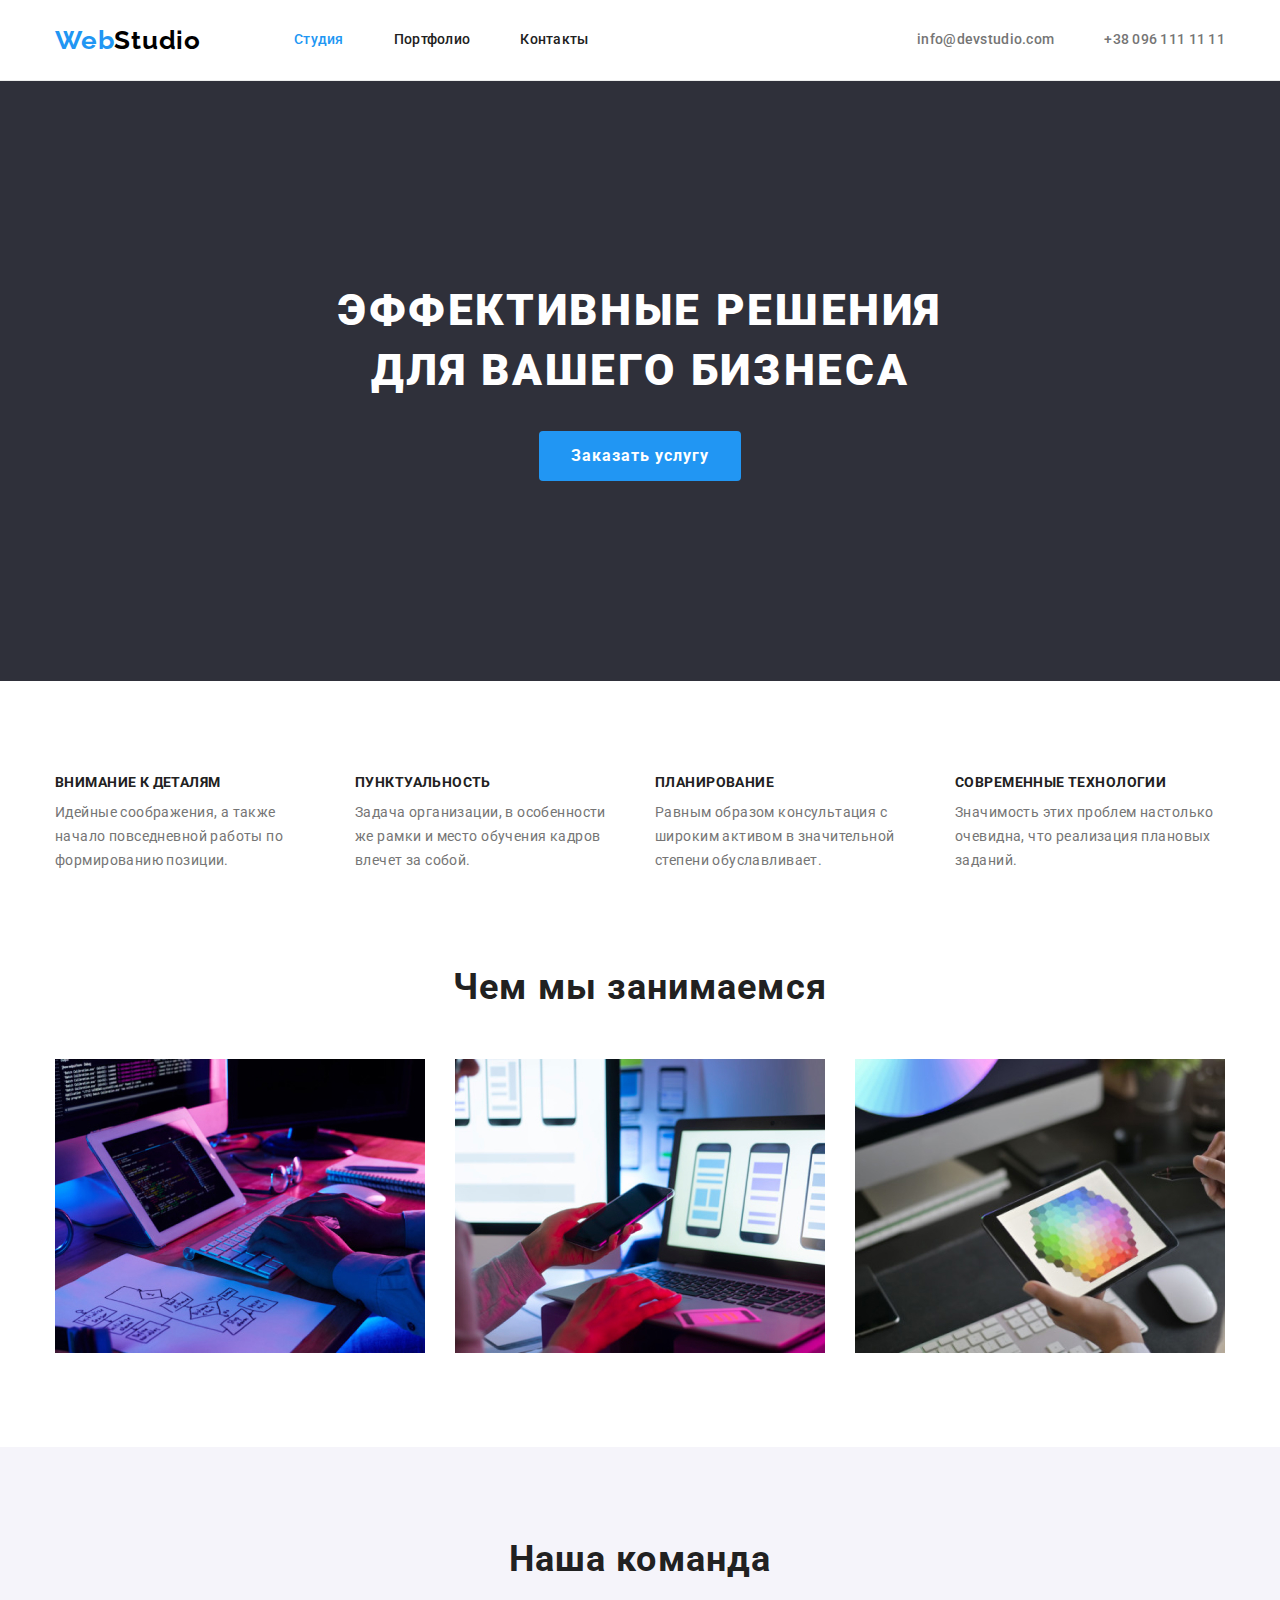
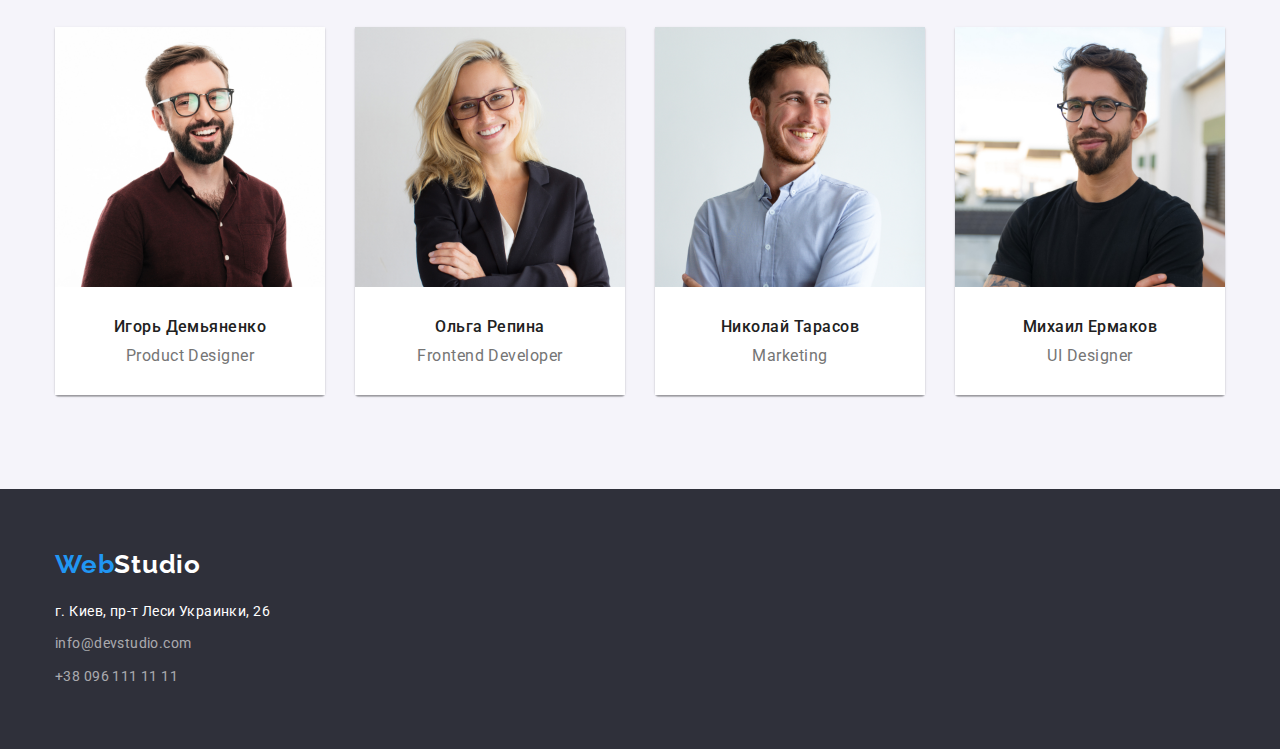
<file: index.html>
<!DOCTYPE html>
<html lang="ru">

<head>
    <meta charset="UTF-8">
    <meta http-equiv="X-UA-Compatible" content="IE=edge">
    <meta name="viewport" content="width=device-width, initial-scale=1.0">
    <title>Main</title>
    <link rel="preconnect" href="https://fonts.googleapis.com">
    <link rel="preconnect" href="https://fonts.gstatic.com" crossorigin>
    <link
        href="https://fonts.googleapis.com/css2?family=Raleway:wght@700&family=Roboto:wght@400;500;700;900&display=swap"
        rel="stylesheet">
    <link rel="stylesheet"
        href="https://cdnjs.cloudflare.com/ajax/libs/modern-normalize/1.1.0/modern-normalize.min.css">
    <link rel="stylesheet" href="./css/styles.css">
</head>

<body>

    <!--Хедер-->
    <header class="header">
        <div class="container header-container">

            <a href="./index.html" class="logo" lang="en">Web<span class="studio-header">Studio</span></a>

            <nav class="main-nav">
                <ul class="nav-site">
                    <li class="nav-item"><a class="nav-link current" href="">Студия</a></li>
                    <li class="nav-item"><a class="nav-link" href="./portfolio.html">Портфолио</a></li>
                    <li class="nav-item"><a class="nav-link" href="">Контакты</a></li>
                </ul>
            </nav>

            <!--Контакти-->

            <ul class="nav-contacts">
                <li class="nav-item"><a class="header-contacts" href="emailto:info@devstudio.com">info@devstudio.com</a>
                </li>
                <li class="nav-item"><a class="header-contacts" href="tel:+380961111111">+38 096 111 11 11</a></li>
            </ul>

        </div>

    </header>

    <main>

        <!--Герой-->
        <section class="section-hero">
            <div class="container">
                <h1 class="hero-title">Эффективные решения для вашего бизнеса</h1>
                <button type="button" class="button-hero">Заказать услугу</button>
            </div>
        </section>

        <!--Особливості-->
        <section class="section-features">
            <div class="container features-container">

                <h2 class="visually-hidden">Особенности</h2>
                <ul class="site-features card-set">

                    <li class="features-item card-set-item">
                        <h3 class="title-feutures">Внимание к деталям</h3>
                        <p class="text-feutures">Идейные соображения, а также начало повседневной работы по формированию
                            позиции.</p>
                    </li>

                    <li class="features-item card-set-item">
                        <h3 class="title-feutures">Пунктуальность</h3>
                        <p class="text-feutures">Задача организации, в особенности же рамки и место обучения кадров
                            влечет
                            за собой.
                        </p>
                    </li>

                    <li class="features-item card-set-item">
                        <h3 class="title-feutures">Планирование</h3>
                        <p class="text-feutures">Равным образом консультация с широким активом в значительной степени
                            обуславливает.
                        </p>
                    </li>

                    <li class="features-item card-set-item">
                        <h3 class="title-feutures">Современные технологии</h3>
                        <p class="text-feutures">Значимость этих проблем настолько очевидна, что реализация плановых
                            заданий.</p>
                    </li>

                </ul>

            </div>
        </section>

        <!--Чим ми займаємось-->
        <section class="section-what">
            <div class="container what-container">
                <h2 class="title-what">Чем мы занимаемся</h2>
                <ul class="site-what card-set">
                    <li class="what-item card-set-item"><img src="./images/what-we-do/desktop.jpg" alt="компютер"
                            width="370" height="294"></li>
                    <li class="what-item card-set-item"><img src="./images/what-we-do/phone.jpg" alt="телефон"
                            width="370" height="294"></li>
                    <li class="what-item card-set-item"><img src="./images/what-we-do/tab.jpg" alt="планшет" width="370"
                            height="294">
                    </li>
                </ul>
            </div>
        </section>

        <!--Команда-->
        <section class="section-team">
            <div class="container container-team">

                <h2 class="title-team">Наша команда</h2>
                <ul class="site-team card-set">
                    <li class="team-item card-set-item"><img src="./images/team/photo1.jpg" alt="Игорь Демьяненко"
                            width="270" height="260">
                        <div class="team-name">
                            <h3 class="title-team-name">Игорь Демьяненко</h3>
                            <p lang="en" class="text-team">Product Designer</p>
                        </div>
                    </li>
                    <li class="team-item card-set-item"><img src="./images/team/photo2.jpg" alt="Ольга Репина"
                            width="270" height="260">
                        <div class="team-name">
                            <h3 class="title-team-name">Ольга Репина</h3>
                            <p lang="en" class="text-team">Frontend Developer</p>
                        </div>
                    </li>
                    <li class="team-item card-set-item"><img src="./images/team/photo3.jpg" alt="Николай Тарасов"
                            width="270" height="260">
                        <div class="team-name">
                            <h3 class="title-team-name">Николай Тарасов</h3>
                            <p lang="en" class="text-team">Marketing</p>
                        </div>
                    </li>
                    <li class="team-item card-set-item"><img src="./images/team/photo4.jpg" alt="Михаил Ермаков"
                            width="270" height="260">
                        <div class="team-name">
                            <h3 class="title-team-name">Михаил Ермаков</h3>
                            <p lang="en" class="text-team">UI Designer</p>
                        </div>
                    </li>
                </ul>
            </div>

        </section>
    </main>

    <!--Підвал-->
    <footer class="footer">
        <div class="container">

            <a href="./index.html" class="logo" lang="en">Web<span class="logo-footer">Studio</span></a>

            <address>

                <ul class="site-footer">
                    <li class="adress">г. Киев, пр-т Леси Украинки, 26</li>
                    <li class="footer-cnt-item"><a class="footer-contacts"
                            href="emailto:info@devstudio.com">info@devstudio.com</a></li>
                    <li><a class="footer-contacts" href="tel:+380961111111">+38 096 111 11 11</a></li>
                </ul>

            </address>
        </div>

    </footer>

</body>

</html>
</file>
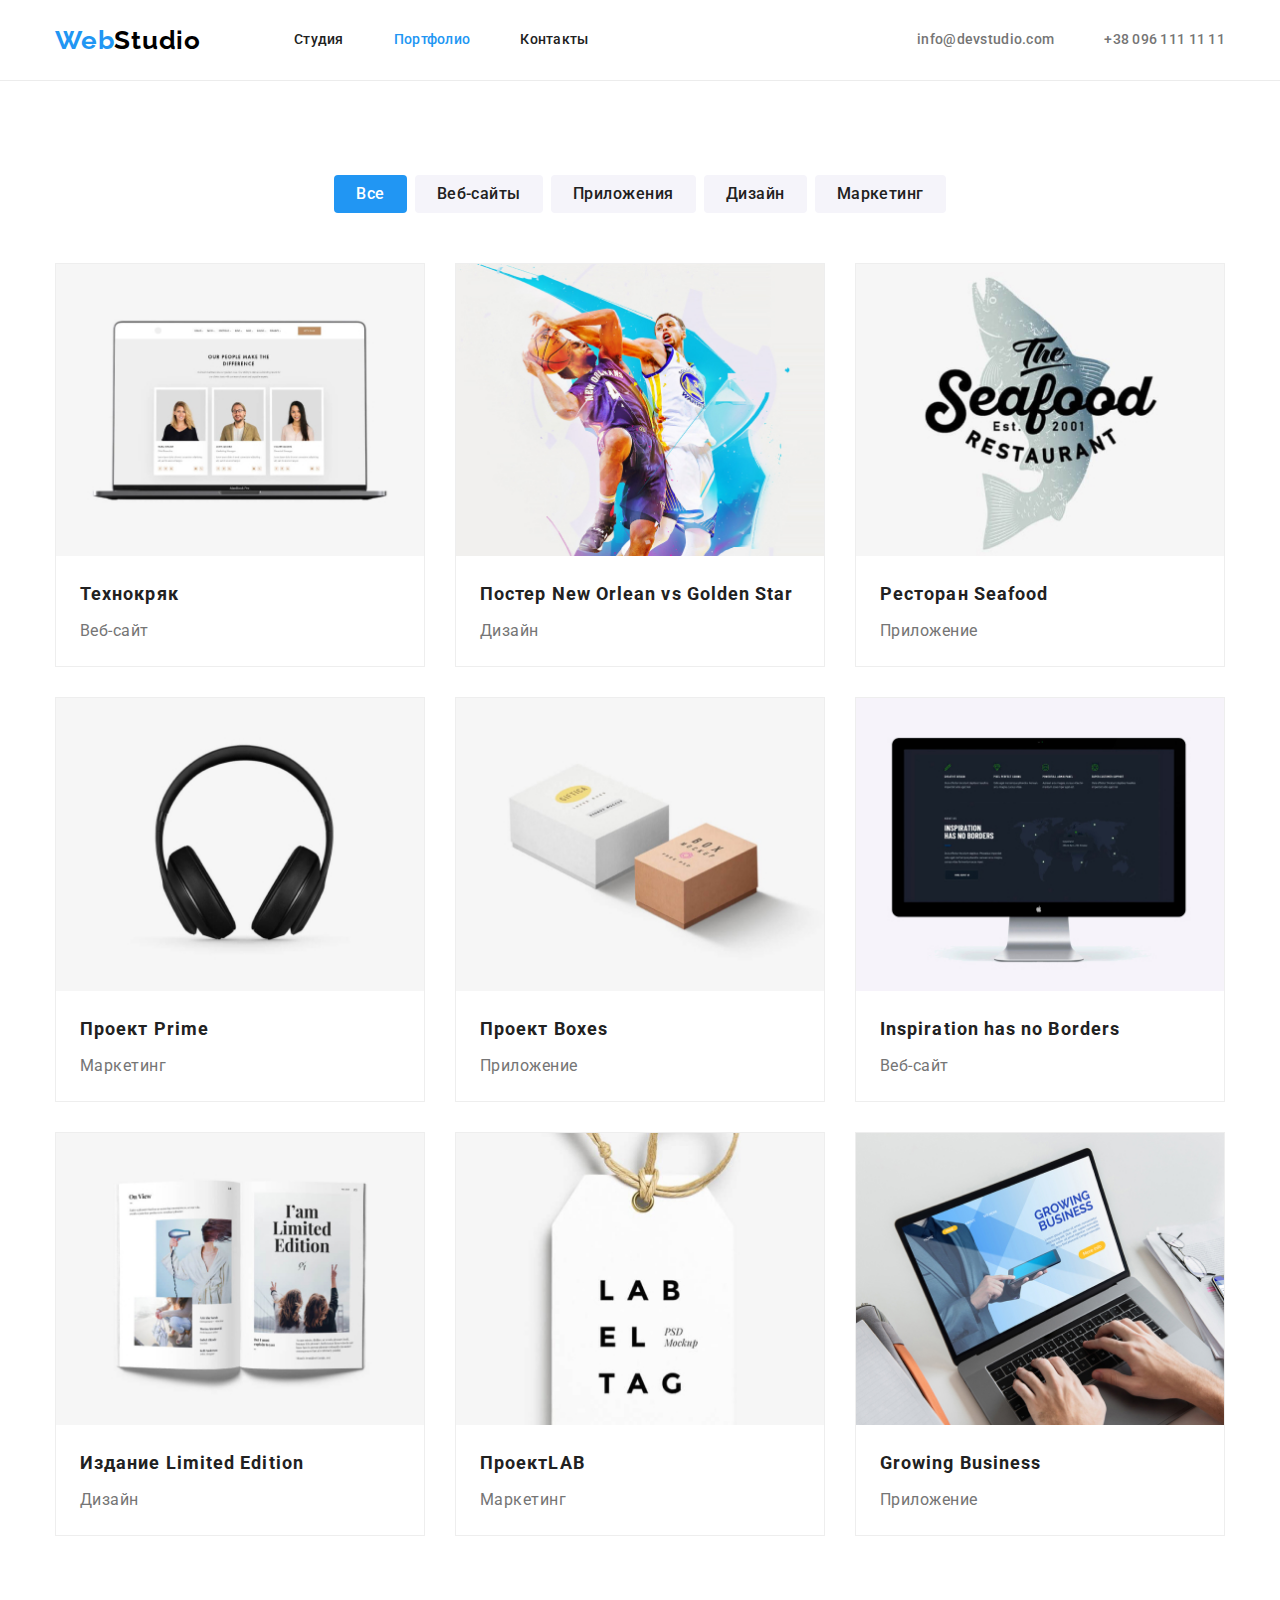
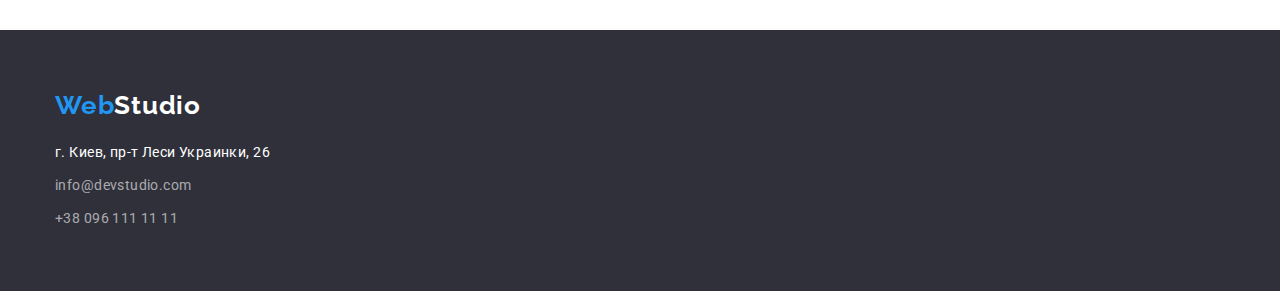
<file: portfolio.html>
<!DOCTYPE html>
<html lang="ru">

<head>
    <meta charset="UTF-8">
    <meta http-equiv="X-UA-Compatible" content="IE=edge">
    <meta name="viewport" content="width=device-width, initial-scale=1.0">
    <title>Portfolio</title>
    <link rel="preconnect" href="https://fonts.googleapis.com">
    <link rel="preconnect" href="https://fonts.gstatic.com" crossorigin>
    <link
        href="https://fonts.googleapis.com/css2?family=Raleway:wght@700&family=Roboto:wght@400;500;700;900&display=swap"
        rel="stylesheet">
    <link rel="stylesheet"
        href="https://cdnjs.cloudflare.com/ajax/libs/modern-normalize/1.1.0/modern-normalize.min.css">
    <link rel="stylesheet" href="./css/styles.css">
</head>

<body>

    <!--Хедер-->
    <header class="header">
        <div class="container header-container">

            <a href="./index.html" class="logo" lang="en">Web<span class="studio-header">Studio</span></a>

            <nav class="main-nav">
                <ul class="nav-site">
                    <li class="nav-item"><a href="./index.html" class="nav-link">Студия</a></li>
                    <li class="nav-item"><a href="" class="nav-link current">Портфолио</a></li>
                    <li class="nav-item"><a class="nav-link" href="">Контакты</a></li>
                </ul>
            </nav>

            <!--Контакти-->

            <ul class="nav-contacts">
                <li class="nav-item"><a class="header-contacts" href="emailto:info@devstudio.com">info@devstudio.com</a>
                </li>
                <li class="nav-item"><a class="header-contacts" href="tel:+380961111111">+38 096 111 11 11</a></li>
            </ul>

        </div>

    </header>

    <main>

        <section class="section-portfolio">
            <div class="container container-portfolio">

                <!--Кнопки-->
                <h1 class="visually-hidden">Портфолио</h1>

                <ul class="buttons">
                    <li class="btn-portf-item"><button type="button"
                            class="button-portfolio current-button">Все</button>
                    </li>
                    <li class="btn-portf-item"><button type="button" class="button-portfolio">Веб-сайты</button></li>
                    <li class="btn-portf-item"><button type="button" class="button-portfolio">Приложения</button></li>
                    <li class="btn-portf-item"><button type="button" class="button-portfolio">Дизайн</button></li>
                    <li class="btn-portf-item"><button type="button" class="button-portfolio">Маркетинг</button></li>
                </ul>

                <!-- Зображення -->
                <ul class="card-set">
                    <li class="item-portfolio card-set-item"><a class="link-portfolio" href=""><img
                                src="images/portfolio-img/technokriak.jpg" alt="Технокряк" width="370" height="294">
                            <div class="site-name">
                                <h2 class="title-portfolio">Технокряк</h2>
                                <p class="text-portfolio">Веб-сайт</p>
                            </div>
                        </a>
                    </li>
                    <li class="item-portfolio card-set-item"><a class="link-portfolio" href=""><img
                                src="images/portfolio-img/basket.jpg" alt="Баскетбол" width="370" height="294">
                            <div class="site-name">
                                <h2 class="title-portfolio">Постер <span lang="en">New Orlean vs Golden Star</span></h2>
                                <p class="text-portfolio">Дизайн</p>
                            </div>
                        </a>
                    <li class="item-portfolio card-set-item"><a class="link-portfolio" href=""><img
                                src="images/portfolio-img/seafood.jpg" alt="Ресторан" width="370" height="294">
                            <div class="site-name">
                                <h2 class="title-portfolio">Ресторан <span lang="en">Seafood</span></h2>
                                <p class="text-portfolio">Приложение</p>
                            </div>
                        </a>
                    <li class="item-portfolio card-set-item"><a class="link-portfolio" href=""><img
                                src="images/portfolio-img/headphone.jpg" alt="Наушники" width="370" height="294">
                            <div class="site-name">
                                <h2 class="title-portfolio">Проект <span lang="en">Prime</span></h2>
                                <p class="text-portfolio">Маркетинг</p>
                            </div>
                        </a>
                    </li>
                    <li class="item-portfolio card-set-item"><a class="link-portfolio" href=""><img
                                src="images/portfolio-img/boxes.jpg" alt="Коробки" width="370" height="294">
                            <div class="site-name">
                                <h2 class="title-portfolio">Проект <span lang="en">Boxes</span></h2>
                                <p class="text-portfolio">Приложение</p>
                            </div>
                        </a>
                    </li>
                    <li class="item-portfolio card-set-item"><a class="link-portfolio" href=""><img
                                src="images/portfolio-img/screen.jpg" alt="Монитор" width="370" height="294">
                            <div class="site-name">
                                <h2 lang="en" class="title-portfolio">Inspiration has no Borders</h2>
                                <p class="text-portfolio">Веб-сайт</p>
                            </div>
                        </a>
                    <li class="item-portfolio card-set-item"><a class="link-portfolio" href=""><img
                                src="images/portfolio-img/book.jpg" alt="Книга" width="370" height="294">
                            <div class="site-name">
                                <h2 class="title-portfolio">Издание <span lang="en">Limited Edition</span></h2>
                                <p class="text-portfolio">Дизайн</p>
                            </div>
                        </a>
                    </li>
                    <li class="item-portfolio card-set-item"><a class="link-portfolio" href=""><img
                                src="images/portfolio-img/lab-el-tag.jpg" alt="Лейба" width="370" height="294">
                            <div class="site-name">
                                <h2 class="title-portfolio">Проект<span lang="en">LAB</span></h2>
                                <p class="text-portfolio">Маркетинг</p>
                            </div>
                        </a>
                    </li>
                    <li class="item-portfolio card-set-item"><a class="link-portfolio" href=""><img
                                src="images/portfolio-img/laptop.jpg" alt="Ноутбук" width="370" height="294">
                            <div class="site-name">
                                <h2 lang="en" class="title-portfolio">Growing Business</h2>
                                <p class="text-portfolio">Приложение</p>
                            </div>
                        </a>
                    </li>

                </ul>
            </div>

        </section>
    </main>

    <!--Підвал-->
    <footer class="footer">
        <div class="container">

            <a href="./index.html" class="logo" lang="en">Web<span class="logo-footer">Studio</span></a>

            <address>

                <ul class="site-footer">
                    <li class="adress">г. Киев, пр-т Леси Украинки, 26</li>
                    <li class="footer-cnt-item"><a class="footer-contacts"
                            href="emailto:info@devstudio.com">info@devstudio.com</a></li>
                    <li><a class="footer-contacts" href="tel:+380961111111">+38 096 111 11 11</a></li>
                </ul>

            </address>

        </div>

    </footer>

</body>

</html>
</file>
<file: css/styles.css>
:root {
    /* fonts */
    --main-font: Roboto;
    --secundary-font: Raleway;
    /* colors */
    --rpimary-color: #FFFFFF;
    --first-section-color: #2F303A;
    --second-section-color: #F5F4FA;
    --title-text-color: #212121;
    --accent-color: #2196F3;
    --text-color: #757575;
    --text-studio-color: #000000;
    --accent-second-color: #188CE8;
    /* other */
    --items: 3;
    --indent: 30px;
} 

body {
    background-color: var(--rpimary-color);
    font-family: var(--main-font), sans-serif;
}

ul {
    list-style: none;
    padding-left: 0;
}

button {
    border: none;
    cursor: pointer;
}

h1,
h2,
h3,
p {
    margin: 0;
}

img {
    display: block;
    max-width: 100%;
    height: auto;
}

.container {
    width: 1200px;
    padding-left: 15px;
    padding-right: 15px;
    margin-left: auto;
    margin-right: auto;

}

/* сітка з flex-box */

.card-set {
    display: flex;
    flex-wrap: wrap;
    margin: calc(-1 * var(--indent) / 2);
}

.card-set-item {
    margin: calc(var(--indent) / 2);
    flex-basis: calc((100% - (var(--items)) * var(--indent)) / var(--items));
}

/* header */

.header {
    border-bottom: 1px solid #ECECEC;
}
.header-container {
    display: flex;
    align-items: center;
}

.logo {
   color: var(--accent-color);
   text-decoration: none;
   font-family: var(--secundary-font), sans-serif;
   font-weight: 700;
   font-size: 26px;
   line-height: 1.19;
   letter-spacing: 0.03em;
}

.studio-header {
    color: var(--text-studio-color);
}

.nav-site {
    display: flex;
    margin-left: 93px;
    margin-top: 0;
    margin-bottom: 0;
}

.nav-site .nav-item:not(:last-child) {
    margin-right: 50px;
}
       
.nav-link {
    display: block;
    padding-top: 32px;
    padding-bottom: 32px;

    color: var(--title-text-color);
    text-decoration: none;
    font-weight: 500;
    font-size: 14px;
    line-height: 1.14;
    letter-spacing: 0.02em;
}

.nav-link:hover,
.nav-link:focus {
    color: var(--accent-color);
}

.nav-site .current {
    color: var(--accent-color);
}

.nav-contacts {
    display: flex;
    margin-left: auto;
    margin-top: 0;
    margin-bottom: 0;
}

.nav-contacts .nav-item:not(:last-child) {
    margin-right: 50px;
}

.header-contacts {
    display: block;
    padding-top: 32px;
    padding-bottom: 32px;

    color: var(--text-color);
    font-weight: 500;
    font-size: 14px;
    line-height: 1.14;
    letter-spacing: 0.02em;
    text-decoration: none;
}


.header-contacts:hover,
.header-contacts:focus {
    color: var(--accent-color);
}

/* main */

/* hero */

.section-hero {
    padding-top: 200px;
    padding-bottom: 200px;
    background-color: var(--first-section-color);
    text-align: center;
}

.hero-title {
    margin-left: 237px;
    margin-right: 237px;
    margin-bottom: 30px;
    color: var(--rpimary-color);
    font-weight: 900;
    font-size: 44px;
    line-height: 1.36;
    text-align: center;
    letter-spacing: 0.06em;
    text-transform: uppercase;
}

.button-hero {
    font-family: inherit;
    color: var(--rpimary-color);
    background-color: var(--accent-color);
    padding: 10px 32px;
    border-radius: 4px;
    font-weight: 700;
    font-size: 16px;
    line-height: 1.88;
    letter-spacing: 0.06em;
}

.button-hero:hover,
.button-hero:focus {
    color: var(--rpimary-color);
    background-color: var(--accent-second-color);
}

/* features */

.visually-hidden {
     position: absolute;
     width: 1px;
     height: 1px;
     margin: -1px;
     border: 0;
     padding: 0;
     white-space: nowrap;
     clip-path: inset(100%);
     clip: rect(0 0 0 0);
     overflow: hidden;
    
}

.section-features {
padding-top: 94px;
}

.features-item {
    --items: 4;
}

.title-feutures {
    margin-bottom: 10px;
    color: var(--title-text-color);
    font-weight: 700;
    font-size: 14px;
    line-height: 1.14;
    letter-spacing: 0.03em;
    text-transform: uppercase;
}

.text-feutures {
    color: var(--text-color);
    font-size: 14px;
    line-height: 1.71;
    letter-spacing: 0.03em;
}

 /* what-we-do */

.section-what {
    padding-top: 94px;
    padding-bottom: 94px;
}

.title-what {
    margin-bottom: 50px;

    color: var(--title-text-color);
    font-weight: 700;
    font-size: 36px;
    line-height: 1.17;
    text-align: center;
    letter-spacing: 0.03em;      
}

/* team */

.section-team {
    padding-bottom: 94px;
    background-color: var(--second-section-color);
}

.title-team {
    padding-top: 94px;
    margin-bottom: 50px;

    color: var(--title-text-color);
    font-weight: 700;
    font-size: 36px;
    line-height: 1.17px;
    line-height: 100%;
    text-align: center;
    letter-spacing: 0.03em;      
}

.team-item {
    box-shadow: 0px 1px 3px rgba(0, 0, 0, 0.12), 0px 1px 1px rgba(0, 0, 0, 0.14), 0px 2px 1px rgba(0, 0, 0, 0.2);
    border-radius: 0px 0px 4px 4px;
}

.site-team {
    --items: 4;
}

.team-name {
    background-color: var(--rpimary-color);
    padding-top: 30px;
    padding-bottom: 30px;
}

.title-team-name {
    margin-bottom: 10px;
    color: var(--title-text-color);
    font-weight: 500;
    font-size: 16px;
    line-height: 1.19;
    text-align: center;
    letter-spacing: 0.03em; 
}

.text-team {
    color: var(--text-color);
    font-size: 16px;
    line-height: 1.19;
    text-align: center;
    letter-spacing: 0.03em;
}

/* portfolio */

.section-portfolio {
    padding-top: 94px;
    padding-bottom: 94px;
}

.buttons {
    display: flex;
    margin-top: 0;
    margin-bottom: 50px;
    justify-content: center;
}

.btn-portf-item:not(:last-child) {
    margin-right: 8px;
}

.button-portfolio {
    font-family: inherit;
    color: var(--title-text-color);
    background-color: var(--second-section-color);
    border-radius: 4px;
    padding: 6px 22px;
    font-weight: 500;
    font-size: 16px;
    line-height: 1.62;
    letter-spacing: 0.03em;
    
}

.button-portfolio:hover,
.button-portfolio:focus {
   color: var(--rpimary-color); 
   background-color: var(--accent-color);
}

.buttons .current-button {
    color: var(--rpimary-color);
    background-color: var(--accent-color);
}

.item-portfolio {
    border: 1px solid #EEEEEE;
}

.site-name {
    padding: 20px 24px;
}

.title-portfolio {
    margin-bottom: 4px;
    color: var(--title-text-color);
    font-weight: 700;
    font-size: 18px;
    line-height: 2;
    letter-spacing: 0.06em; 
}

.text-portfolio {
    color: var(--text-color);
    font-size: 16px;
    line-height: 1.88;
    letter-spacing: 0.03em;  
}

.link-portfolio {
    text-decoration: none;
}

/* футер */

.site-footer {
    margin-top: 0;
    margin-bottom: 0;
}

.footer-cnt-item {
    margin-bottom: 9px;
}

.footer {
    padding: 60px 0;
    background-color: var(--first-section-color);
}

.logo-footer {
    color: var(--rpimary-color);
}

.adress {
    margin-top: 20px;
    margin-bottom: 9px;

    color: var(--rpimary-color);
    font-style: normal;
    font-weight: 400;
    font-size: 14px;
    line-height: 1.71;
    letter-spacing: 0.03em;
}

.footer-contacts {
    color: rgba(255, 255, 255, 0.6);
    font-style: normal;
    font-weight: 400;
    font-size: 14px;
    line-height: 1.71;
    letter-spacing: 0.03em;
    text-decoration: none;
}

.footer-contacts:hover,
.footer-contacts:focus {
    color: var(--accent-color);
}
</file>
